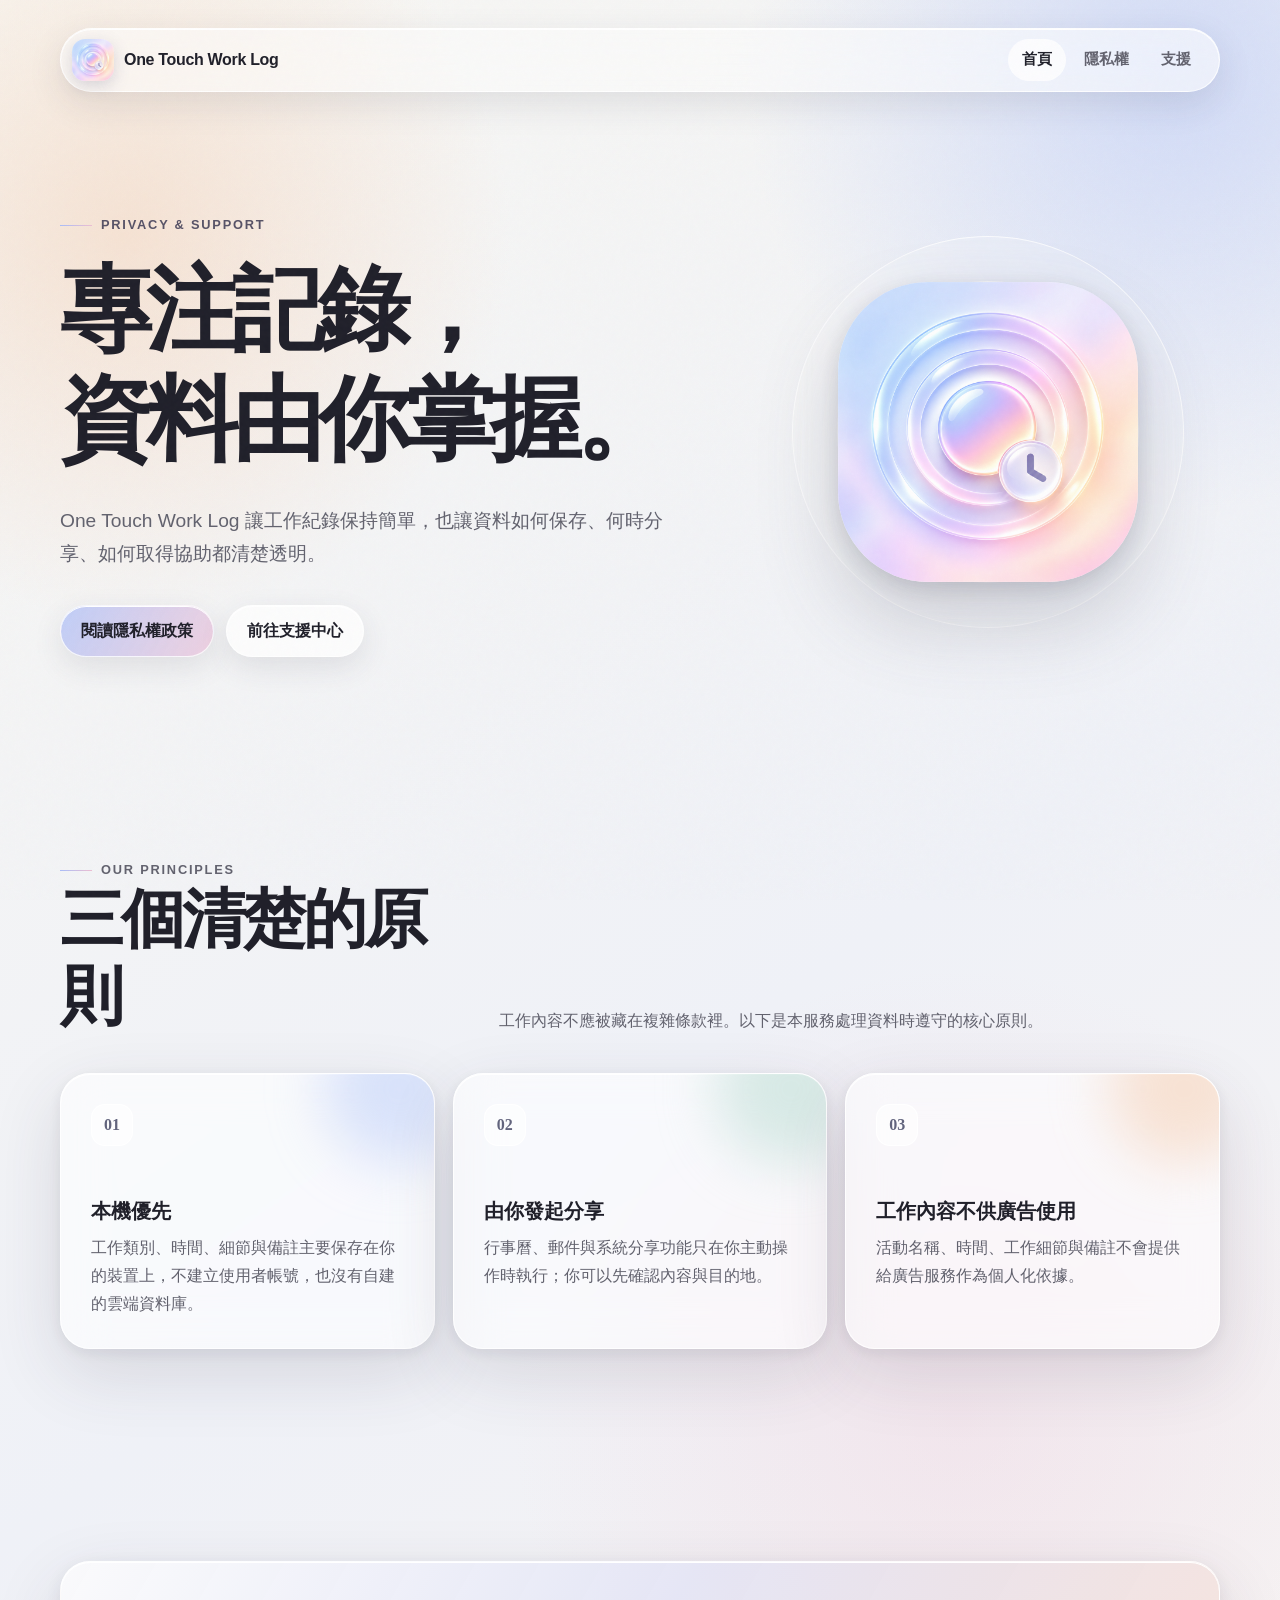
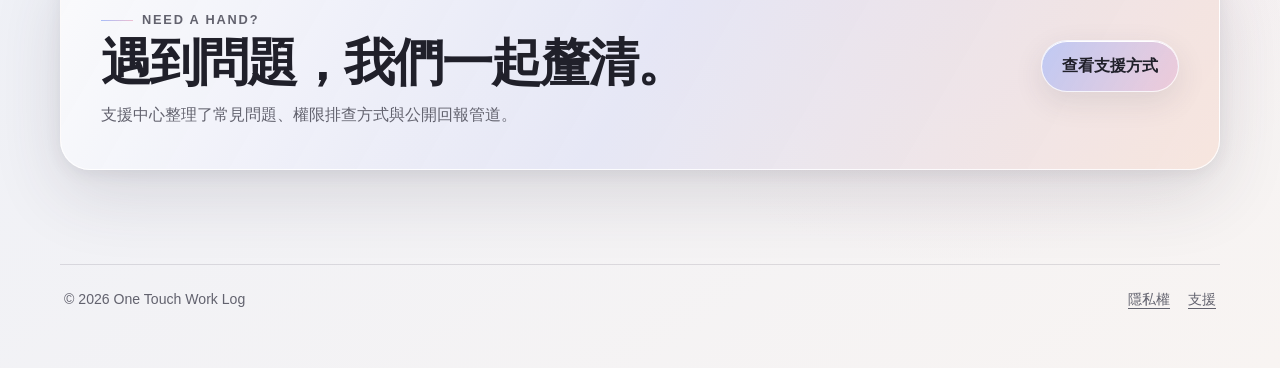
<file: index.html>
<!doctype html>
<html lang="zh-Hant">
<head>
  <meta charset="utf-8">
  <meta name="viewport" content="width=device-width, initial-scale=1">
  <meta name="description" content="One Touch Work Log 隱私權與使用支援中心。">
  <meta name="theme-color" content="#f7f5f0">
  <title>One Touch Work Log｜隱私權與支援</title>
  <link rel="icon" href="./assets/logo.png">
  <link rel="stylesheet" href="./assets/styles.css">
</head>
<body>
  <a class="skip-link" href="#main">跳到主要內容</a>
  <header class="site-header shell">
    <nav class="nav" aria-label="主要導覽">
      <a class="brand" href="./" aria-current="page"><img src="./assets/logo.png" alt=""><span>One Touch Work Log</span></a>
      <div class="nav-links">
        <a href="./" aria-current="page">首頁</a>
        <a href="./privacy/">隱私權</a>
        <a href="./support/">支援</a>
      </div>
    </nav>
  </header>

  <main id="main">
    <section class="hero shell">
      <div>
        <p class="eyebrow">Privacy &amp; Support</p>
        <h1>專注記錄，<br>資料由你掌握。</h1>
        <p class="hero-copy">One Touch Work Log 讓工作紀錄保持簡單，也讓資料如何保存、何時分享、如何取得協助都清楚透明。</p>
        <div class="hero-actions">
          <a class="button primary" href="./privacy/">閱讀隱私權政策</a>
          <a class="button" href="./support/">前往支援中心</a>
        </div>
      </div>
      <div class="logo-stage" aria-label="One Touch Work Log 應用程式標誌">
        <img class="app-logo" src="./assets/logo.png" alt="One Touch Work Log 標誌">
      </div>
    </section>

    <section class="section shell" aria-labelledby="principles-title">
      <div class="section-heading">
        <div>
          <p class="eyebrow">Our principles</p>
          <h2 id="principles-title">三個清楚的原則</h2>
        </div>
        <p>工作內容不應被藏在複雜條款裡。以下是本服務處理資料時遵守的核心原則。</p>
      </div>
      <div class="card-grid">
        <article class="glass-card">
          <span class="card-number">01</span>
          <h3>本機優先</h3>
          <p>工作類別、時間、細節與備註主要保存在你的裝置上，不建立使用者帳號，也沒有自建的雲端資料庫。</p>
        </article>
        <article class="glass-card">
          <span class="card-number">02</span>
          <h3>由你發起分享</h3>
          <p>行事曆、郵件與系統分享功能只在你主動操作時執行；你可以先確認內容與目的地。</p>
        </article>
        <article class="glass-card">
          <span class="card-number">03</span>
          <h3>工作內容不供廣告使用</h3>
          <p>活動名稱、時間、工作細節與備註不會提供給廣告服務作為個人化依據。</p>
        </article>
      </div>
    </section>

    <section class="section shell">
      <div class="callout">
        <div>
          <p class="eyebrow">Need a hand?</p>
          <h2>遇到問題，我們一起釐清。</h2>
          <p>支援中心整理了常見問題、權限排查方式與公開回報管道。</p>
        </div>
        <a class="button primary" href="./support/">查看支援方式</a>
      </div>
    </section>
  </main>

  <footer class="site-footer shell">
    <div class="footer-inner">
      <span>© <span data-year></span> One Touch Work Log</span>
      <div class="footer-links"><a href="./privacy/">隱私權</a><a href="./support/">支援</a></div>
    </div>
  </footer>
  <script src="./assets/site.js"></script>
</body>
</html>
</file>
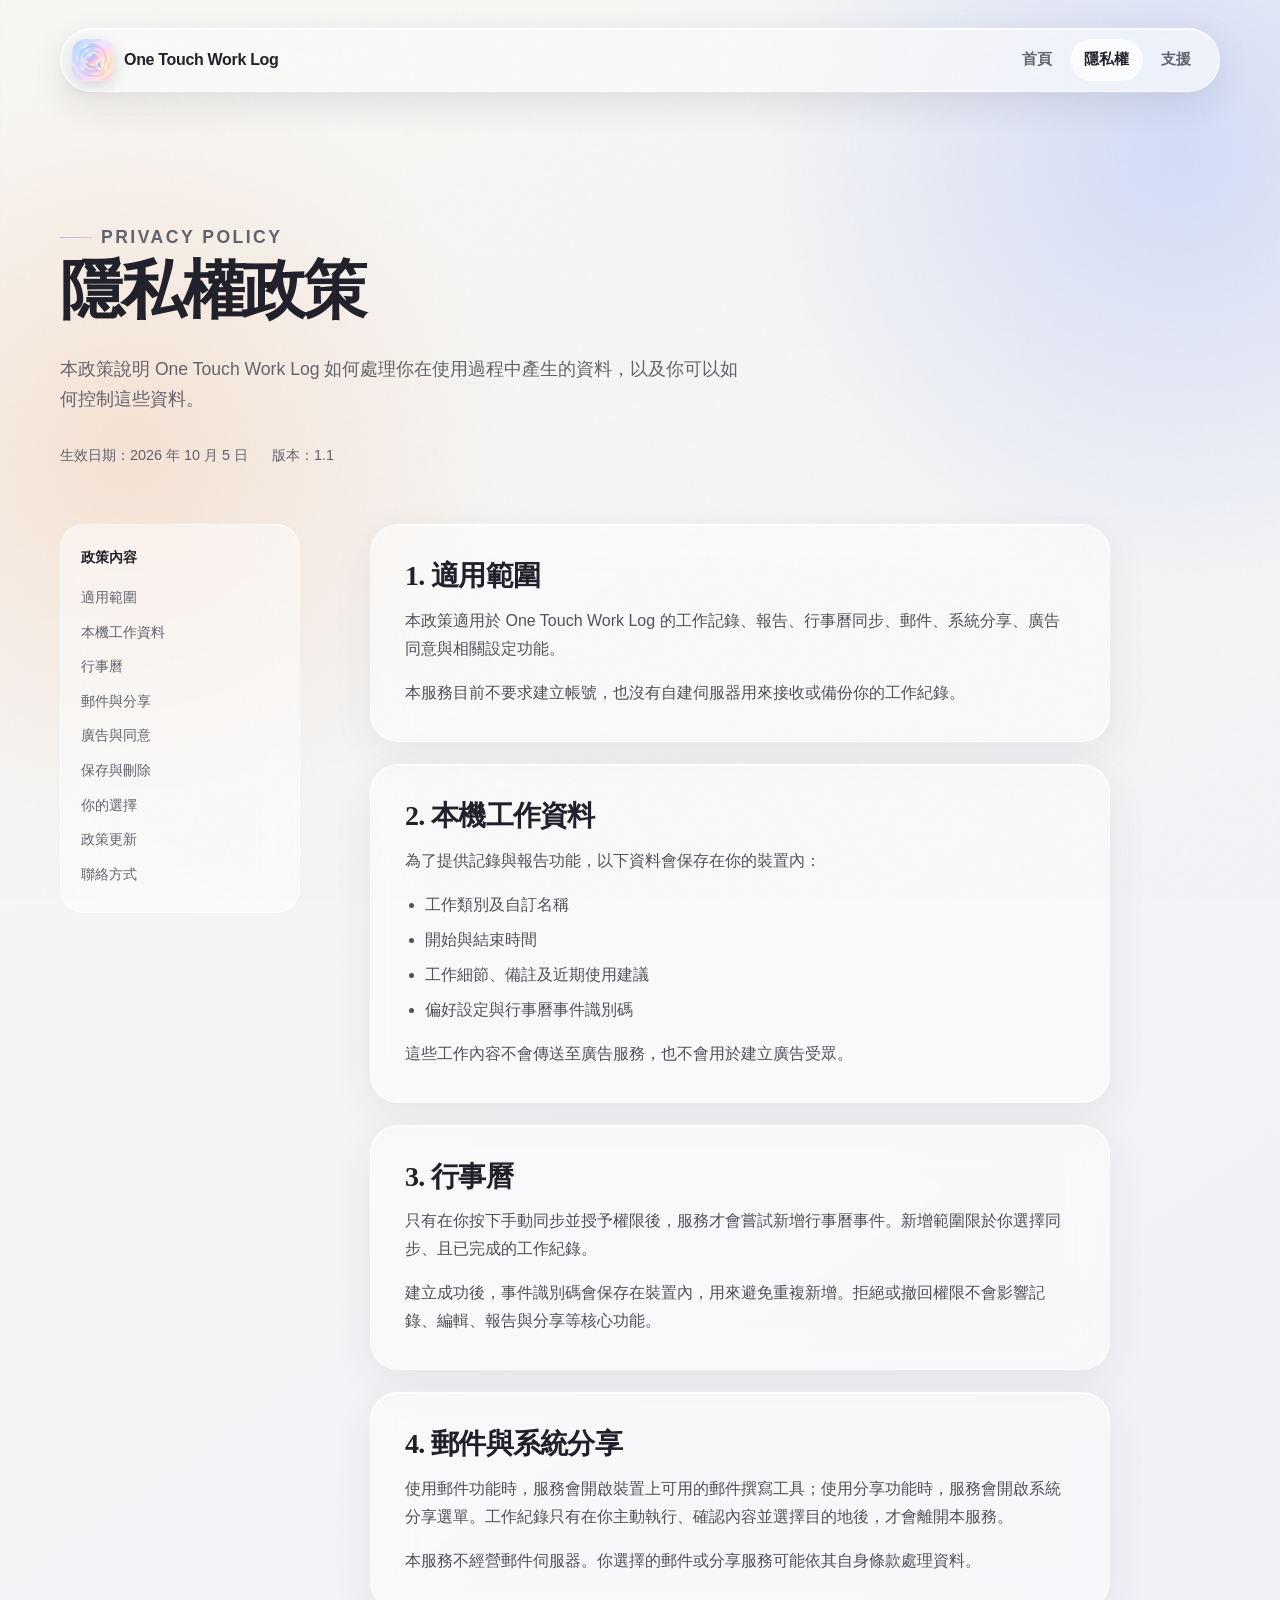
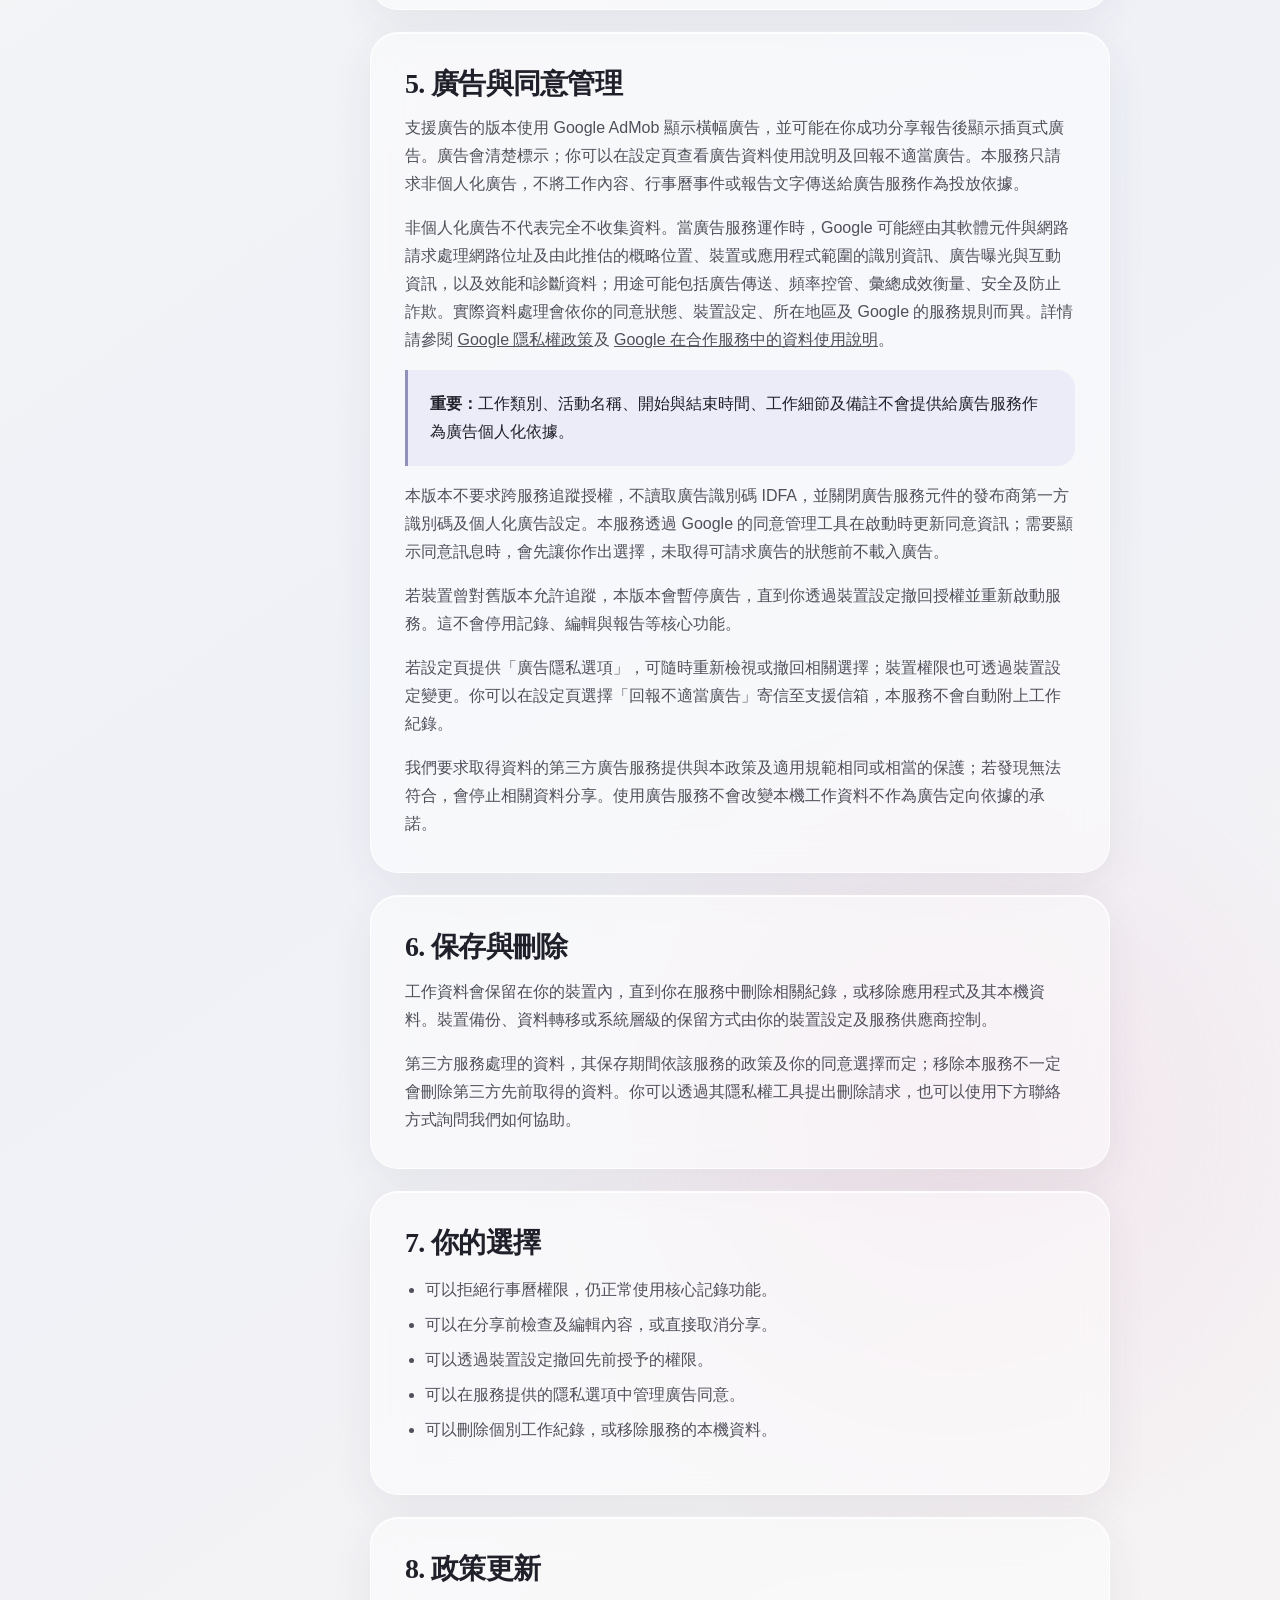
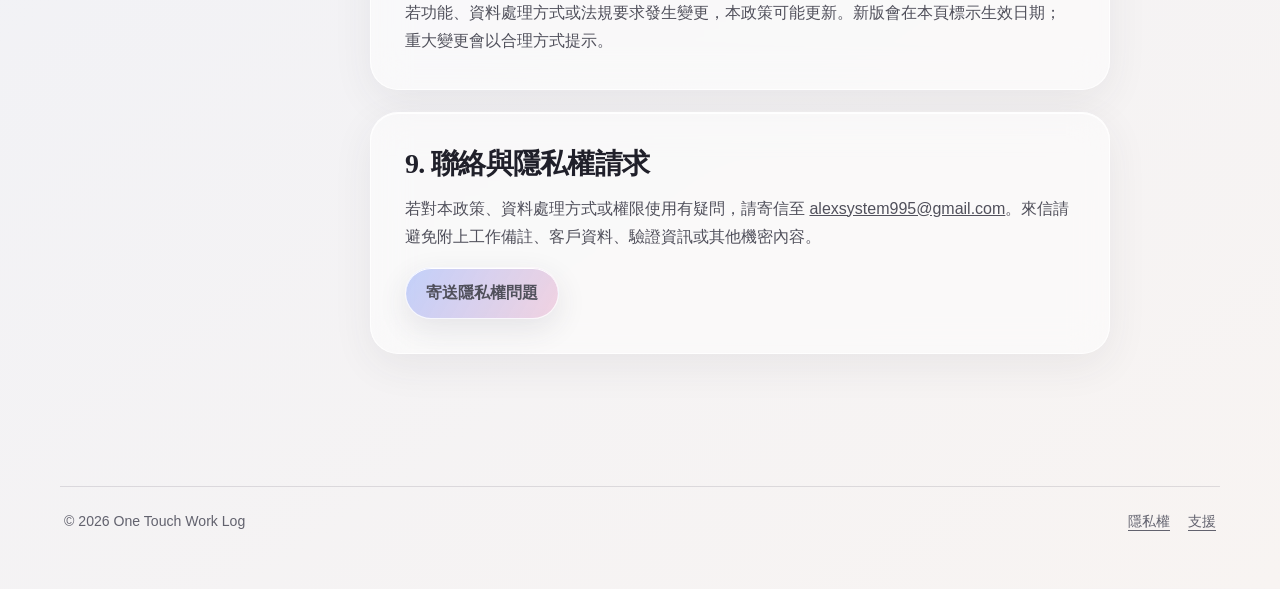
<file: privacy/index.html>
<!doctype html>
<html lang="zh-Hant">
<head>
  <meta charset="utf-8">
  <meta name="viewport" content="width=device-width, initial-scale=1">
  <meta name="description" content="One Touch Work Log 隱私權政策，說明工作資料、行事曆、分享與廣告服務的處理方式。">
  <meta name="theme-color" content="#f7f5f0">
  <title>隱私權政策｜One Touch Work Log</title>
  <link rel="icon" href="../assets/logo.png">
  <link rel="stylesheet" href="../assets/styles.css">
</head>
<body>
  <a class="skip-link" href="#main">跳到主要內容</a>
  <header class="site-header shell">
    <nav class="nav" aria-label="主要導覽">
      <a class="brand" href="../"><img src="../assets/logo.png" alt=""><span>One Touch Work Log</span></a>
      <div class="nav-links"><a href="../">首頁</a><a href="./" aria-current="page">隱私權</a><a href="../support/">支援</a></div>
    </nav>
  </header>

  <main id="main" class="shell">
    <header class="page-hero">
      <p class="eyebrow">Privacy policy</p>
      <h1>隱私權政策</h1>
      <p>本政策說明 One Touch Work Log 如何處理你在使用過程中產生的資料，以及你可以如何控制這些資料。</p>
      <div class="meta-row"><span>生效日期：2026 年 10 月 5 日</span><span>版本：1.1</span></div>
    </header>

    <div class="content-layout">
      <aside class="toc" aria-label="頁面目錄">
        <strong>政策內容</strong>
        <a href="#scope">適用範圍</a>
        <a href="#local-data">本機工作資料</a>
        <a href="#calendar">行事曆</a>
        <a href="#sharing">郵件與分享</a>
        <a href="#ads">廣告與同意</a>
        <a href="#retention">保存與刪除</a>
        <a href="#choices">你的選擇</a>
        <a href="#updates">政策更新</a>
        <a href="#contact">聯絡方式</a>
      </aside>

      <article class="prose">
        <section id="scope">
          <h2>1. 適用範圍</h2>
          <p>本政策適用於 One Touch Work Log 的工作記錄、報告、行事曆同步、郵件、系統分享、廣告同意與相關設定功能。</p>
          <p>本服務目前不要求建立帳號，也沒有自建伺服器用來接收或備份你的工作紀錄。</p>
        </section>

        <section id="local-data">
          <h2>2. 本機工作資料</h2>
          <p>為了提供記錄與報告功能，以下資料會保存在你的裝置內：</p>
          <ul>
            <li>工作類別及自訂名稱</li>
            <li>開始與結束時間</li>
            <li>工作細節、備註及近期使用建議</li>
            <li>偏好設定與行事曆事件識別碼</li>
          </ul>
          <p>這些工作內容不會傳送至廣告服務，也不會用於建立廣告受眾。</p>
        </section>

        <section id="calendar">
          <h2>3. 行事曆</h2>
          <p>只有在你按下手動同步並授予權限後，服務才會嘗試新增行事曆事件。新增範圍限於你選擇同步、且已完成的工作紀錄。</p>
          <p>建立成功後，事件識別碼會保存在裝置內，用來避免重複新增。拒絕或撤回權限不會影響記錄、編輯、報告與分享等核心功能。</p>
        </section>

        <section id="sharing">
          <h2>4. 郵件與系統分享</h2>
          <p>使用郵件功能時，服務會開啟裝置上可用的郵件撰寫工具；使用分享功能時，服務會開啟系統分享選單。工作紀錄只有在你主動執行、確認內容並選擇目的地後，才會離開本服務。</p>
          <p>本服務不經營郵件伺服器。你選擇的郵件或分享服務可能依其自身條款處理資料。</p>
        </section>

        <section id="ads">
          <h2>5. 廣告與同意管理</h2>
          <p>支援廣告的版本使用 Google AdMob 顯示橫幅廣告，並可能在你成功分享報告後顯示插頁式廣告。廣告會清楚標示；你可以在設定頁查看廣告資料使用說明及回報不適當廣告。本服務只請求非個人化廣告，不將工作內容、行事曆事件或報告文字傳送給廣告服務作為投放依據。</p>
          <p>非個人化廣告不代表完全不收集資料。當廣告服務運作時，Google 可能經由其軟體元件與網路請求處理網路位址及由此推估的概略位置、裝置或應用程式範圍的識別資訊、廣告曝光與互動資訊，以及效能和診斷資料；用途可能包括廣告傳送、頻率控管、彙總成效衡量、安全及防止詐欺。實際資料處理會依你的同意狀態、裝置設定、所在地區及 Google 的服務規則而異。詳情請參閱 <a href="https://policies.google.com/privacy">Google 隱私權政策</a>及 <a href="https://policies.google.com/technologies/partner-sites">Google 在合作服務中的資料使用說明</a>。</p>
          <div class="notice"><strong>重要：</strong>工作類別、活動名稱、開始與結束時間、工作細節及備註不會提供給廣告服務作為廣告個人化依據。</div>
          <p>本版本不要求跨服務追蹤授權，不讀取廣告識別碼 IDFA，並關閉廣告服務元件的發布商第一方識別碼及個人化廣告設定。本服務透過 Google 的同意管理工具在啟動時更新同意資訊；需要顯示同意訊息時，會先讓你作出選擇，未取得可請求廣告的狀態前不載入廣告。</p>
          <p>若裝置曾對舊版本允許追蹤，本版本會暫停廣告，直到你透過裝置設定撤回授權並重新啟動服務。這不會停用記錄、編輯與報告等核心功能。</p>
          <p>若設定頁提供「廣告隱私選項」，可隨時重新檢視或撤回相關選擇；裝置權限也可透過裝置設定變更。你可以在設定頁選擇「回報不適當廣告」寄信至支援信箱，本服務不會自動附上工作紀錄。</p>
          <p>我們要求取得資料的第三方廣告服務提供與本政策及適用規範相同或相當的保護；若發現無法符合，會停止相關資料分享。使用廣告服務不會改變本機工作資料不作為廣告定向依據的承諾。</p>
        </section>

        <section id="retention">
          <h2>6. 保存與刪除</h2>
          <p>工作資料會保留在你的裝置內，直到你在服務中刪除相關紀錄，或移除應用程式及其本機資料。裝置備份、資料轉移或系統層級的保留方式由你的裝置設定及服務供應商控制。</p>
          <p>第三方服務處理的資料，其保存期間依該服務的政策及你的同意選擇而定；移除本服務不一定會刪除第三方先前取得的資料。你可以透過其隱私權工具提出刪除請求，也可以使用下方聯絡方式詢問我們如何協助。</p>
        </section>

        <section id="choices">
          <h2>7. 你的選擇</h2>
          <ul>
            <li>可以拒絕行事曆權限，仍正常使用核心記錄功能。</li>
            <li>可以在分享前檢查及編輯內容，或直接取消分享。</li>
            <li>可以透過裝置設定撤回先前授予的權限。</li>
            <li>可以在服務提供的隱私選項中管理廣告同意。</li>
            <li>可以刪除個別工作紀錄，或移除服務的本機資料。</li>
          </ul>
        </section>

        <section id="updates">
          <h2>8. 政策更新</h2>
          <p>若功能、資料處理方式或法規要求發生變更，本政策可能更新。新版會在本頁標示生效日期；重大變更會以合理方式提示。</p>
        </section>

        <section id="contact">
          <h2>9. 聯絡與隱私權請求</h2>
          <p>若對本政策、資料處理方式或權限使用有疑問，請寄信至 <a href="mailto:alexsystem995@gmail.com">alexsystem995@gmail.com</a>。來信請避免附上工作備註、客戶資料、驗證資訊或其他機密內容。</p>
          <p><a class="button primary" href="mailto:alexsystem995@gmail.com?subject=One%20Touch%20Work%20Log%20%E9%9A%B1%E7%A7%81%E6%AC%8A%E5%95%8F%E9%A1%8C">寄送隱私權問題</a></p>
        </section>
      </article>
    </div>
  </main>

  <footer class="site-footer shell"><div class="footer-inner"><span>© <span data-year></span> One Touch Work Log</span><div class="footer-links"><a href="./">隱私權</a><a href="../support/">支援</a></div></div></footer>
  <script src="../assets/site.js"></script>
</body>
</html>
</file>
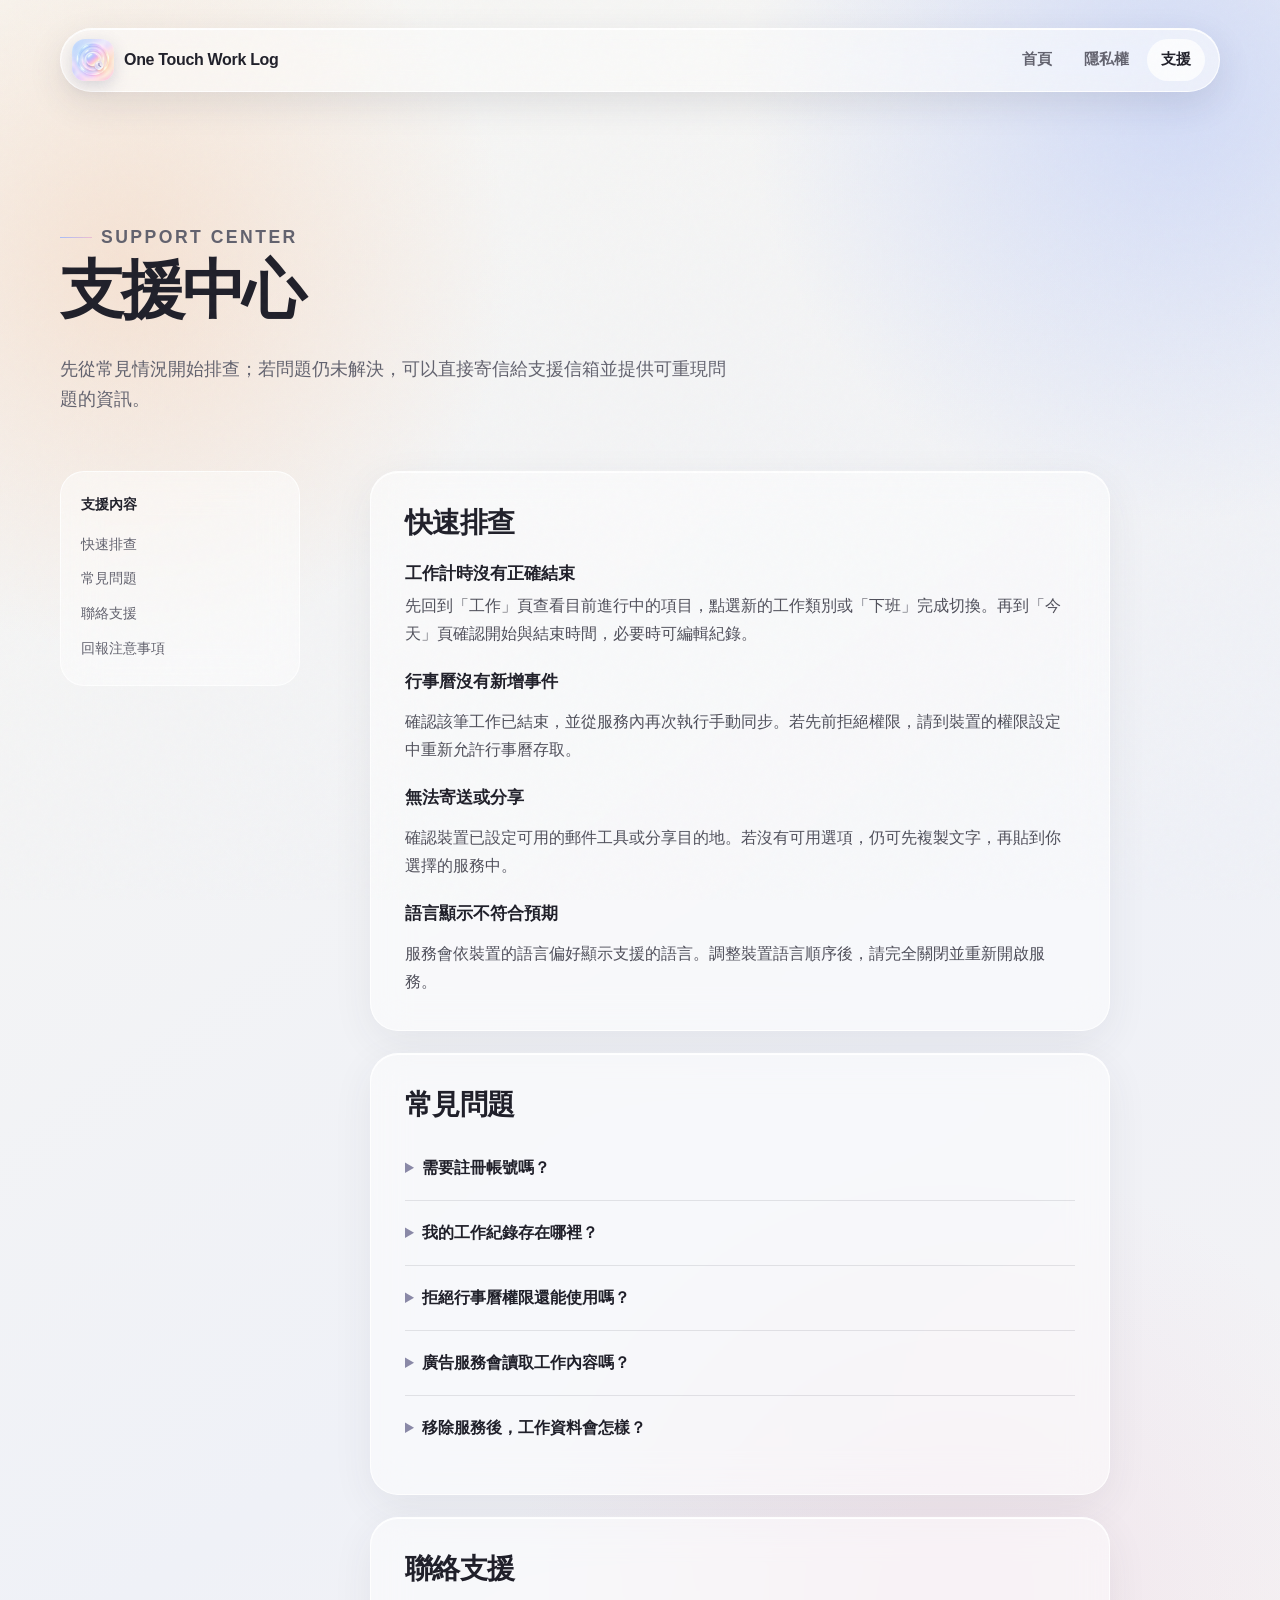
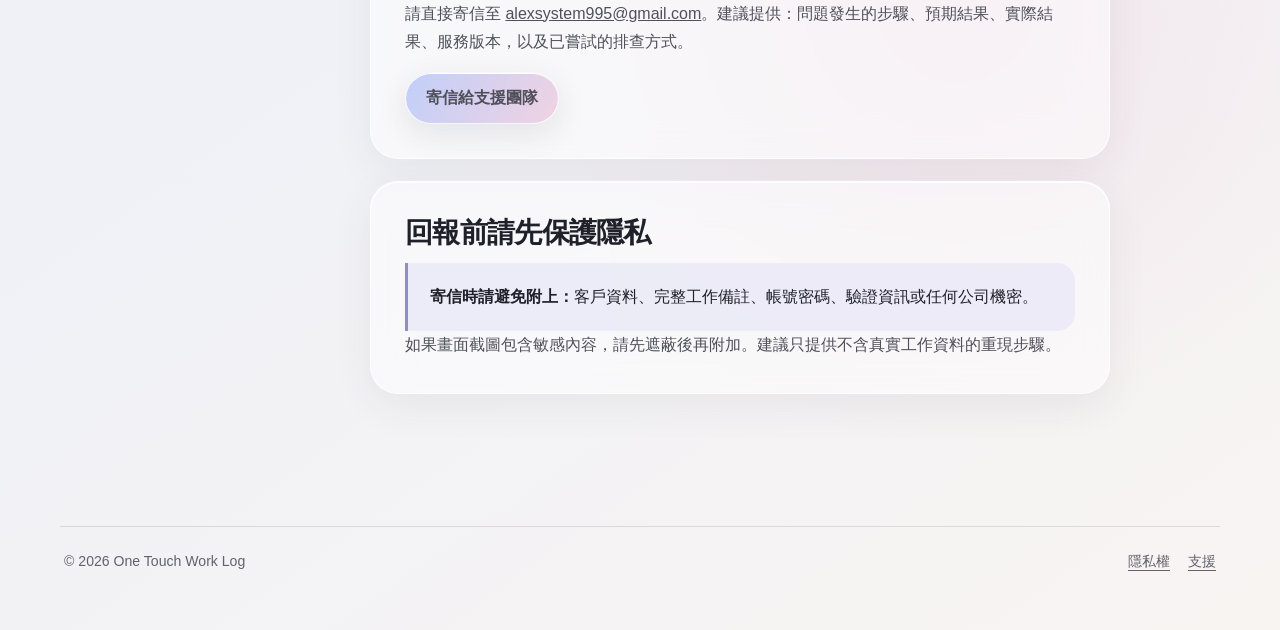
<file: support/index.html>
<!doctype html>
<html lang="zh-Hant">
<head>
  <meta charset="utf-8">
  <meta name="viewport" content="width=device-width, initial-scale=1">
  <meta name="description" content="One Touch Work Log 使用支援、常見問題與問題回報方式。">
  <meta name="theme-color" content="#f7f5f0">
  <title>支援中心｜One Touch Work Log</title>
  <link rel="icon" href="../assets/logo.png">
  <link rel="stylesheet" href="../assets/styles.css">
</head>
<body>
  <a class="skip-link" href="#main">跳到主要內容</a>
  <header class="site-header shell">
    <nav class="nav" aria-label="主要導覽">
      <a class="brand" href="../"><img src="../assets/logo.png" alt=""><span>One Touch Work Log</span></a>
      <div class="nav-links"><a href="../">首頁</a><a href="../privacy/">隱私權</a><a href="./" aria-current="page">支援</a></div>
    </nav>
  </header>

  <main id="main" class="shell">
    <header class="page-hero">
      <p class="eyebrow">Support center</p>
      <h1>支援中心</h1>
      <p>先從常見情況開始排查；若問題仍未解決，可以直接寄信給支援信箱並提供可重現問題的資訊。</p>
    </header>

    <div class="content-layout">
      <aside class="toc" aria-label="頁面目錄">
        <strong>支援內容</strong>
        <a href="#quick-help">快速排查</a>
        <a href="#faq">常見問題</a>
        <a href="#request">聯絡支援</a>
        <a href="#privacy-note">回報注意事項</a>
      </aside>

      <article class="prose">
        <section id="quick-help">
          <h2>快速排查</h2>
          <h3>工作計時沒有正確結束</h3>
          <p>先回到「工作」頁查看目前進行中的項目，點選新的工作類別或「下班」完成切換。再到「今天」頁確認開始與結束時間，必要時可編輯紀錄。</p>
          <h3>行事曆沒有新增事件</h3>
          <p>確認該筆工作已結束，並從服務內再次執行手動同步。若先前拒絕權限，請到裝置的權限設定中重新允許行事曆存取。</p>
          <h3>無法寄送或分享</h3>
          <p>確認裝置已設定可用的郵件工具或分享目的地。若沒有可用選項，仍可先複製文字，再貼到你選擇的服務中。</p>
          <h3>語言顯示不符合預期</h3>
          <p>服務會依裝置的語言偏好顯示支援的語言。調整裝置語言順序後，請完全關閉並重新開啟服務。</p>
        </section>

        <section id="faq" class="faq">
          <h2>常見問題</h2>
          <details>
            <summary>需要註冊帳號嗎？</summary>
            <p>不需要。目前的核心記錄功能不要求建立帳號。</p>
          </details>
          <details>
            <summary>我的工作紀錄存在哪裡？</summary>
            <p>工作類別、時間、細節、備註與偏好設定主要保存在你的裝置內。</p>
          </details>
          <details>
            <summary>拒絕行事曆權限還能使用嗎？</summary>
            <p>可以。拒絕行事曆權限不影響工作記錄、編輯、報告與分享功能。</p>
          </details>
          <details>
            <summary>廣告服務會讀取工作內容嗎？</summary>
            <p>不會。活動名稱、時間、工作細節與備註不會提供給廣告服務作為個人化依據。</p>
          </details>
          <details>
            <summary>移除服務後，工作資料會怎樣？</summary>
            <p>一般情況下，移除服務會一併移除其本機資料；裝置備份與系統層級保留仍依你的設定而定。</p>
          </details>
        </section>

        <section id="request">
          <h2>聯絡支援</h2>
          <p>請直接寄信至 <a href="mailto:alexsystem995@gmail.com">alexsystem995@gmail.com</a>。建議提供：問題發生的步驟、預期結果、實際結果、服務版本，以及已嘗試的排查方式。</p>
          <p><a class="button primary" href="mailto:alexsystem995@gmail.com?subject=One%20Touch%20Work%20Log%20%E4%BD%BF%E7%94%A8%E6%94%AF%E6%8F%B4">寄信給支援團隊</a></p>
        </section>

        <section id="privacy-note">
          <h2>回報前請先保護隱私</h2>
          <div class="notice"><strong>寄信時請避免附上：</strong>客戶資料、完整工作備註、帳號密碼、驗證資訊或任何公司機密。</div>
          <p>如果畫面截圖包含敏感內容，請先遮蔽後再附加。建議只提供不含真實工作資料的重現步驟。</p>
        </section>
      </article>
    </div>
  </main>

  <footer class="site-footer shell"><div class="footer-inner"><span>© <span data-year></span> One Touch Work Log</span><div class="footer-links"><a href="../privacy/">隱私權</a><a href="./">支援</a></div></div></footer>
  <script src="../assets/site.js"></script>
</body>
</html>
</file>
<file: assets/styles.css>
:root {
  --ink: #20202a;
  --muted: #62626e;
  --paper: #f7f5f0;
  --glass: rgba(255, 255, 255, 0.58);
  --line: rgba(255, 255, 255, 0.82);
  --shadow: 0 24px 70px rgba(54, 52, 68, 0.14), 0 4px 16px rgba(54, 52, 68, 0.08);
  --blue: #a9bdf8;
  --lilac: #c9b5ee;
  --blush: #edbed2;
  --peach: #f4c9aa;
  --mint: #b9dbd2;
  --radius: 30px;
  --serif: "Iowan Old Style", "Palatino Linotype", "Noto Serif TC", serif;
  --sans: "Avenir Next", "PingFang TC", "Noto Sans TC", sans-serif;
}

* { box-sizing: border-box; }

html {
  scroll-behavior: smooth;
  background: var(--paper);
}

body {
  margin: 0;
  color: var(--ink);
  font-family: var(--sans);
  line-height: 1.75;
  background:
    radial-gradient(circle at 10% 12%, rgba(244, 201, 170, .44), transparent 24rem),
    radial-gradient(circle at 92% 4%, rgba(169, 189, 248, .45), transparent 27rem),
    radial-gradient(circle at 75% 72%, rgba(237, 190, 210, .25), transparent 28rem),
    linear-gradient(145deg, #f8f7f3, #eff1f7 54%, #f8f4f2);
  min-height: 100vh;
}

body::before {
  content: "";
  position: fixed;
  inset: 0;
  pointer-events: none;
  opacity: .28;
  background-image: url("data:image/svg+xml,%3Csvg viewBox='0 0 180 180' xmlns='http://www.w3.org/2000/svg'%3E%3Cfilter id='n'%3E%3CfeTurbulence type='fractalNoise' baseFrequency='.9' numOctaves='3' stitchTiles='stitch'/%3E%3C/filter%3E%3Crect width='100%25' height='100%25' filter='url(%23n)' opacity='.08'/%3E%3C/svg%3E");
  z-index: 20;
}

a { color: inherit; }

.skip-link {
  position: fixed;
  left: 18px;
  top: -60px;
  z-index: 99;
  padding: 10px 16px;
  border-radius: 999px;
  background: var(--ink);
  color: white;
  text-decoration: none;
  transition: top .2s ease;
}

.skip-link:focus { top: 18px; }

.shell {
  width: min(1160px, calc(100% - 36px));
  margin: 0 auto;
}

.site-header {
  position: sticky;
  top: 14px;
  z-index: 10;
  padding-top: 14px;
}

.nav {
  display: flex;
  align-items: center;
  justify-content: space-between;
  gap: 24px;
  padding: 10px 14px 10px 11px;
  border: 1px solid var(--line);
  border-radius: 999px;
  background: rgba(250, 250, 250, .66);
  box-shadow: 0 12px 36px rgba(50, 50, 64, .11), inset 0 1px 0 white;
  backdrop-filter: blur(20px) saturate(145%);
}

.brand {
  display: inline-flex;
  align-items: center;
  gap: 10px;
  font-weight: 720;
  letter-spacing: -.02em;
  text-decoration: none;
  white-space: nowrap;
}

.brand img {
  width: 42px;
  height: 42px;
  border-radius: 13px;
  box-shadow: 0 5px 16px rgba(92, 93, 128, .22);
}

.nav-links {
  display: flex;
  align-items: center;
  gap: 4px;
}

.nav-links a {
  padding: 8px 14px;
  border-radius: 999px;
  color: var(--muted);
  font-size: .92rem;
  font-weight: 650;
  text-decoration: none;
}

.nav-links a:hover,
.nav-links a:focus-visible,
.nav-links a[aria-current="page"] {
  color: var(--ink);
  background: rgba(255, 255, 255, .78);
  outline: none;
}

.hero {
  display: grid;
  grid-template-columns: 1.15fr .85fr;
  align-items: center;
  gap: 70px;
  min-height: 680px;
  padding: 100px 0 72px;
}

.eyebrow {
  display: inline-flex;
  align-items: center;
  gap: 9px;
  margin: 0 0 18px;
  color: #575266;
  font-size: .8rem;
  font-weight: 750;
  letter-spacing: .14em;
  text-transform: uppercase;
}

.eyebrow::before {
  content: "";
  width: 32px;
  height: 1px;
  background: linear-gradient(90deg, var(--blue), var(--blush));
}

h1, h2, h3 { line-height: 1.2; }

h1 {
  margin: 0;
  font-family: var(--serif);
  font-size: clamp(3.4rem, 7.2vw, 6.8rem);
  font-weight: 600;
  letter-spacing: -.065em;
}

.hero-copy {
  max-width: 630px;
  margin: 28px 0 0;
  color: var(--muted);
  font-size: clamp(1rem, 2vw, 1.2rem);
}

.hero-actions {
  display: flex;
  flex-wrap: wrap;
  gap: 12px;
  margin-top: 34px;
}

.button {
  display: inline-flex;
  align-items: center;
  justify-content: center;
  min-height: 48px;
  padding: 11px 20px;
  border: 1px solid rgba(255, 255, 255, .8);
  border-radius: 999px;
  background: rgba(255, 255, 255, .72);
  box-shadow: 0 10px 30px rgba(58, 55, 75, .11), inset 0 1px 0 white;
  font-weight: 720;
  text-decoration: none;
  transition: transform .2s ease, box-shadow .2s ease;
}

.button.primary {
  background: linear-gradient(120deg, rgba(172, 191, 248, .72), rgba(235, 190, 213, .66));
}

.button:hover,
.button:focus-visible {
  transform: translateY(-2px);
  box-shadow: 0 14px 34px rgba(58, 55, 75, .16), inset 0 1px 0 white;
  outline: 2px solid rgba(104, 105, 142, .36);
  outline-offset: 3px;
}

.logo-stage {
  position: relative;
  display: grid;
  place-items: center;
  min-height: 430px;
}

.logo-stage::before,
.logo-stage::after {
  content: "";
  position: absolute;
  border: 1px solid rgba(255, 255, 255, .75);
  border-radius: 50%;
  background: rgba(255, 255, 255, .18);
  backdrop-filter: blur(8px);
}

.logo-stage::before { width: 390px; height: 390px; }
.logo-stage::after { width: 300px; height: 300px; }

.app-logo {
  position: relative;
  z-index: 2;
  width: min(300px, 72vw);
  aspect-ratio: 1;
  border-radius: 30%;
  box-shadow: 0 38px 80px rgba(76, 75, 96, .24), 0 6px 20px rgba(76, 75, 96, .16);
  animation: float 6s ease-in-out infinite;
}

@keyframes float {
  0%, 100% { transform: translateY(0) rotate(-1deg); }
  50% { transform: translateY(-12px) rotate(1deg); }
}

.section { padding: 94px 0; }

.section-heading {
  display: grid;
  grid-template-columns: .7fr 1.3fr;
  gap: 50px;
  align-items: end;
  margin-bottom: 38px;
}

.section-heading h2,
.page-hero h1 {
  margin: 0;
  font-family: var(--serif);
  font-size: clamp(2.5rem, 5vw, 4.6rem);
  font-weight: 600;
  letter-spacing: -.05em;
}

.section-heading p { margin: 0; color: var(--muted); }

.card-grid {
  display: grid;
  grid-template-columns: repeat(3, 1fr);
  gap: 18px;
}

.glass-card {
  position: relative;
  overflow: hidden;
  min-height: 270px;
  padding: 30px;
  border: 1px solid var(--line);
  border-radius: var(--radius);
  background: var(--glass);
  box-shadow: var(--shadow), inset 0 1px 0 white;
  backdrop-filter: blur(22px) saturate(130%);
}

.glass-card::after {
  content: "";
  position: absolute;
  top: -60px;
  right: -40px;
  width: 150px;
  height: 150px;
  border-radius: 50%;
  background: var(--glow, rgba(169, 189, 248, .4));
  filter: blur(28px);
}

.glass-card:nth-child(2) { --glow: rgba(185, 219, 210, .52); }
.glass-card:nth-child(3) { --glow: rgba(244, 201, 170, .48); }

.card-number {
  display: grid;
  place-items: center;
  width: 42px;
  height: 42px;
  margin-bottom: 54px;
  border: 1px solid rgba(255, 255, 255, .92);
  border-radius: 14px;
  background: rgba(255, 255, 255, .55);
  color: #62647d;
  font-family: var(--serif);
  font-weight: 700;
}

.glass-card h3 { margin: 0 0 10px; font-size: 1.24rem; }
.glass-card p { margin: 0; color: var(--muted); }

.callout {
  display: grid;
  grid-template-columns: 1fr auto;
  gap: 30px;
  align-items: center;
  margin: 24px 0 0;
  padding: 40px;
  border: 1px solid var(--line);
  border-radius: var(--radius);
  background: linear-gradient(120deg, rgba(255, 255, 255, .66), rgba(221, 224, 246, .62), rgba(247, 220, 208, .6));
  box-shadow: var(--shadow), inset 0 1px 0 white;
}

.callout h2 { margin: 0 0 8px; font-family: var(--serif); font-size: clamp(2rem, 4vw, 3.4rem); letter-spacing: -.045em; }
.callout p { margin: 0; color: var(--muted); }

.page-hero {
  padding: 120px 0 56px;
  max-width: 850px;
}

.page-hero p {
  max-width: 680px;
  margin: 24px 0 0;
  color: var(--muted);
  font-size: 1.1rem;
}

.meta-row {
  display: flex;
  flex-wrap: wrap;
  gap: 10px 24px;
  margin-top: 28px;
  color: var(--muted);
  font-size: .9rem;
}

.content-layout {
  display: grid;
  grid-template-columns: 240px minmax(0, 740px);
  gap: 70px;
  align-items: start;
  padding-bottom: 110px;
}

.toc {
  position: sticky;
  top: 100px;
  padding: 20px;
  border: 1px solid var(--line);
  border-radius: 24px;
  background: rgba(255, 255, 255, .48);
  backdrop-filter: blur(18px);
}

.toc strong { display: block; margin: 0 0 10px; font-size: .88rem; }
.toc a { display: block; padding: 5px 0; color: var(--muted); font-size: .88rem; text-decoration: none; }
.toc a:hover, .toc a:focus-visible { color: var(--ink); text-decoration: underline; text-underline-offset: 4px; }

.prose section {
  scroll-margin-top: 110px;
  margin-bottom: 22px;
  padding: 34px;
  border: 1px solid rgba(255, 255, 255, .78);
  border-radius: 28px;
  background: rgba(255, 255, 255, .48);
  box-shadow: 0 12px 42px rgba(57, 55, 70, .07), inset 0 1px 0 white;
  backdrop-filter: blur(18px);
}

.prose h2 { margin: 0 0 14px; font-family: var(--serif); font-size: 1.75rem; letter-spacing: -.025em; }
.prose h3 { margin: 24px 0 8px; font-size: 1.05rem; }
.prose p, .prose li { color: #50505b; }
.prose p:first-of-type { margin-top: 0; }
.prose p:last-child { margin-bottom: 0; }
.prose ul { padding-left: 1.25rem; }
.prose li + li { margin-top: 7px; }

.notice {
  padding: 20px 22px;
  border-left: 3px solid #8f91ba;
  border-radius: 0 18px 18px 0;
  background: rgba(225, 225, 245, .52);
}

.faq details {
  border-top: 1px solid rgba(74, 72, 84, .13);
  padding: 18px 0;
}

.faq details:first-of-type { border-top: 0; }
.faq summary { cursor: pointer; font-weight: 720; }
.faq summary::marker { color: #8a89a7; }
.faq details p { margin: 10px 0 0; }

.site-footer { padding: 0 0 34px; }

.footer-inner {
  display: flex;
  justify-content: space-between;
  gap: 30px;
  align-items: center;
  padding: 22px 4px;
  border-top: 1px solid rgba(57, 55, 70, .14);
  color: var(--muted);
  font-size: .88rem;
}

.footer-links { display: flex; gap: 18px; }
.footer-links a { text-underline-offset: 4px; }

.error-page {
  display: grid;
  place-items: center;
  min-height: 100vh;
  padding: 30px;
  text-align: center;
}

.error-card { max-width: 650px; }
.error-code { margin: 0; font-family: var(--serif); font-size: clamp(6rem, 25vw, 13rem); line-height: .8; color: rgba(76, 75, 96, .17); }
.error-card h1 { margin: -18px 0 14px; font-size: clamp(2.2rem, 5vw, 4rem); }

@media (max-width: 860px) {
  .hero { grid-template-columns: 1fr; gap: 20px; min-height: auto; padding-top: 90px; }
  .logo-stage { order: -1; min-height: 330px; }
  .logo-stage::before { width: 310px; height: 310px; }
  .logo-stage::after { width: 240px; height: 240px; }
  .app-logo { width: 230px; }
  .section-heading { grid-template-columns: 1fr; gap: 14px; }
  .card-grid { grid-template-columns: 1fr; }
  .glass-card { min-height: 230px; }
  .card-number { margin-bottom: 34px; }
  .content-layout { grid-template-columns: 1fr; gap: 24px; }
  .toc { position: static; }
}

@media (max-width: 620px) {
  .shell { width: min(calc(100% - 24px), 1160px); }
  .site-header { top: 8px; padding-top: 8px; }
  .nav { gap: 4px; align-items: center; border-radius: 26px; }
  .brand span { display: none; }
  .brand img { width: 38px; height: 38px; }
  .nav-links { min-width: 0; flex: 1; justify-content: flex-end; gap: 0; }
  .nav-links a { padding: 8px 7px; font-size: .78rem; }
  h1 { font-size: clamp(3.2rem, 17vw, 5rem); }
  .hero { padding-top: 62px; }
  .hero-actions, .button { width: 100%; }
  .section { padding: 70px 0; }
  .callout { grid-template-columns: 1fr; padding: 28px; }
  .page-hero { padding-top: 86px; }
  .prose section { padding: 26px 22px; }
  .footer-inner { align-items: flex-start; flex-direction: column; }
}

@media (prefers-reduced-motion: reduce) {
  html { scroll-behavior: auto; }
  *, *::before, *::after { animation-duration: .01ms !important; animation-iteration-count: 1 !important; transition-duration: .01ms !important; }
}
</file>
